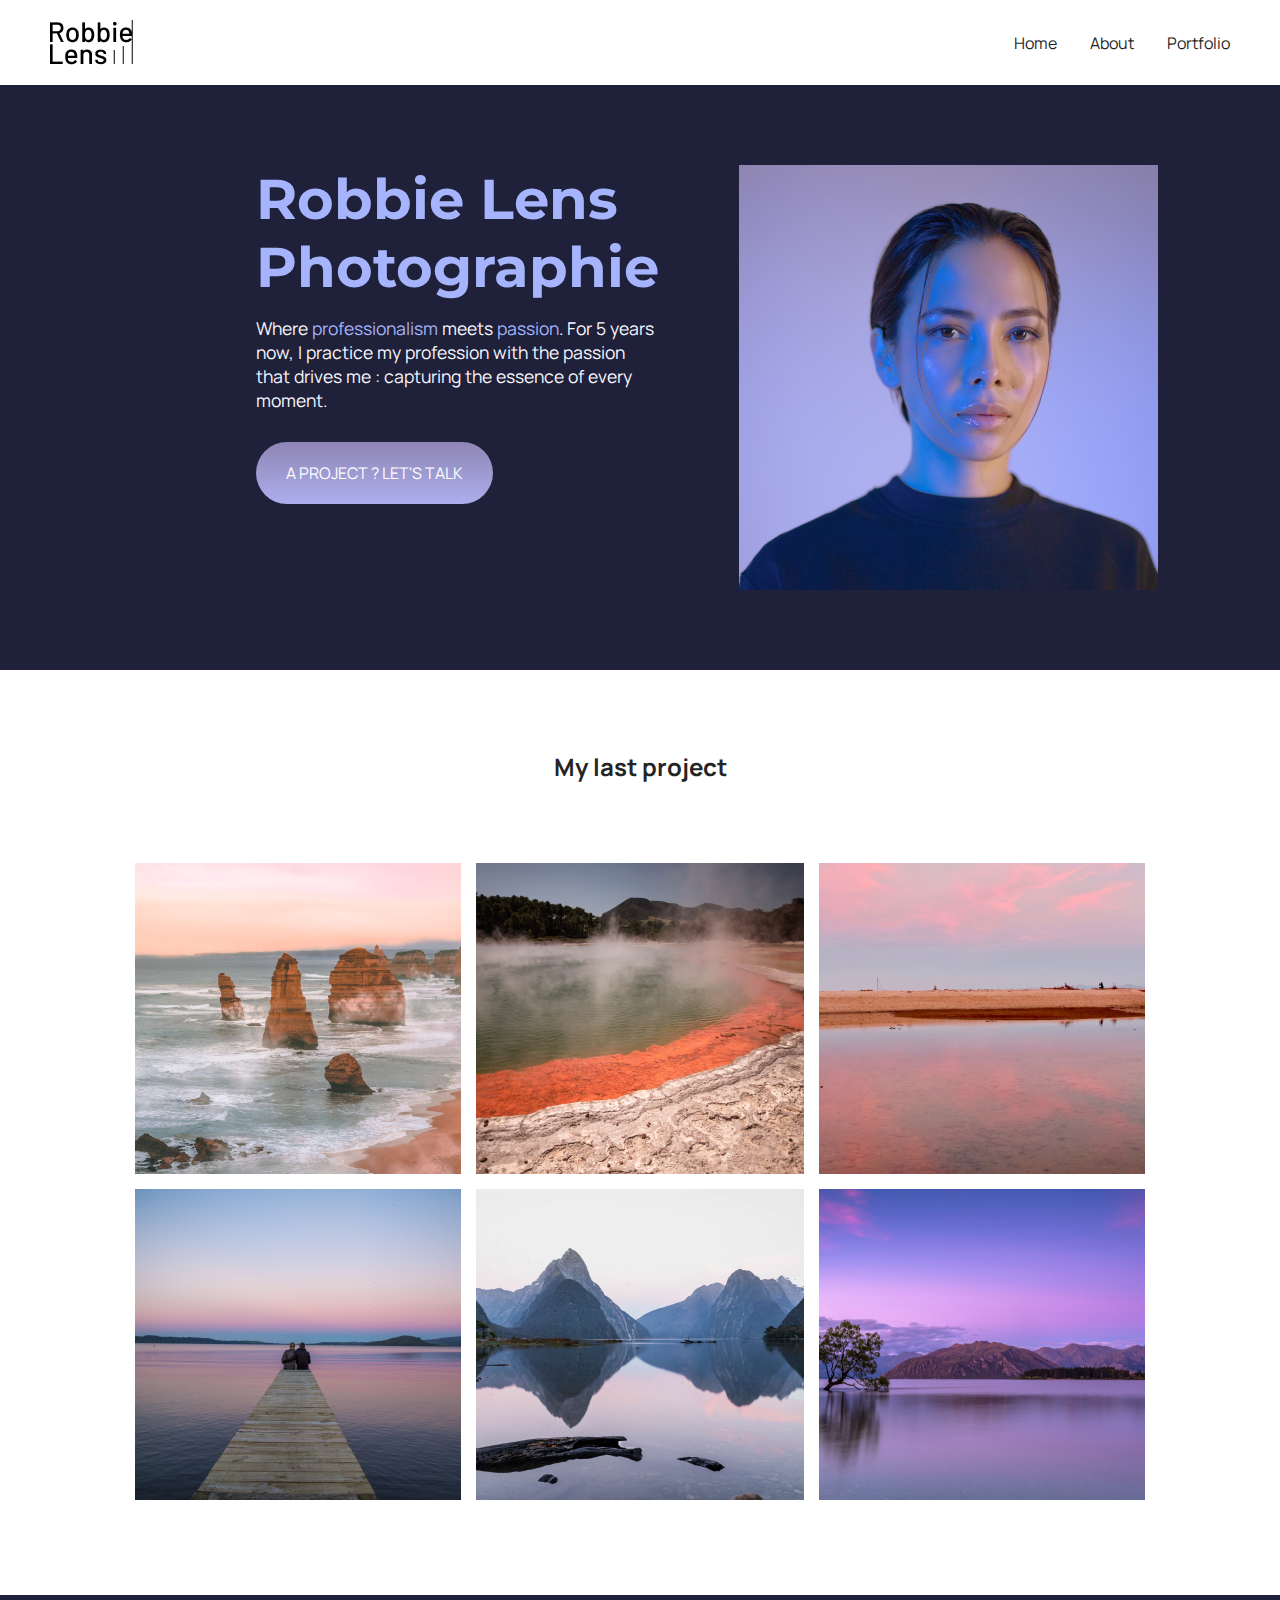
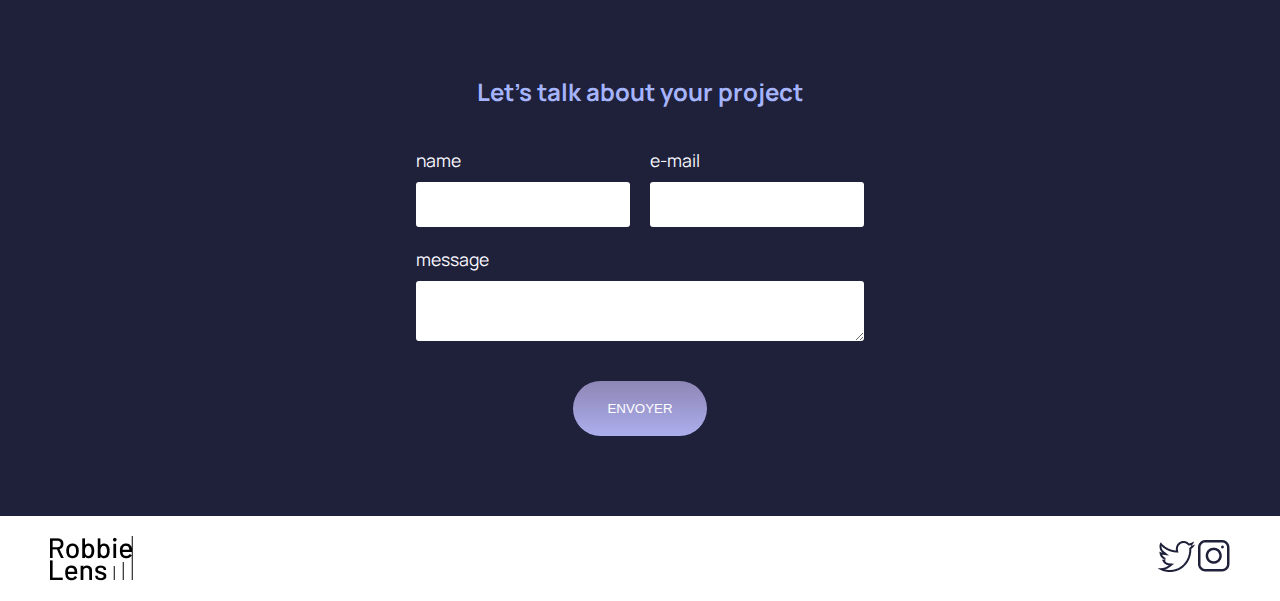
<file: index.html>
<!DOCTYPE html>
<html lang="en">

<head>
    <meta charset="utf-8">
    <meta name="viewport" content="width=device-width, initial-scale=1.0">
    <!-- web page title -->
    <title>Home - Robbie Lens Photographie</title>
    <!-- local style sheets -->
    <link href="style/style.css" rel="stylesheet">
    <link href="style/index.css" rel="stylesheet">
    <!-- google font style sheets connexion -->
    <link rel="preconnect" href="https://fonts.googleapis.com">
    <link rel="preconnect" href="https://fonts.gstatic.com" crossorigin>
    <link href="https://fonts.googleapis.com/css2?family=Manrope&family=Montserrat&display=swap" rel="stylesheet">
</head>

<body>
    <header>
        <!-- the header of the website, contain the logo and the menu -->
        <nav class="navbar">
            <img class="navbar__logo" src="images/logo.png" alt="Logo Robbie Lens">
            <div>
                <a class="navbar__link" href="index.html">Home</a>
                <a class="navbar__link" href="a-propos.html">About</a>
                <a class="navbar__link" href="portfolio.html">Portfolio</a>
            </div>
        </nav>
    </header>
    <main>
        <!-- main website container -->
        <section class="accueil-introduction">
            <!-- brief presentation of the photographer, plus CTA button and their picture -->
            <div>
                <h1>Robbie Lens Photographie</h1>
                <p>
                    Where <em>professionalism</em> meets <em>passion</em>. For 5 years now, I practice my profession
                    with the passion that drives me : capturing the essence of every moment.
                </p>
                <a href="portfolio.html" class="cta">A PROJECT ? LET'S TALK</a>
            </div>
            <img src="images/robbie-lens.png" alt="Portrait avec effet de la photographe Robbie Lens">
        </section>
        <section class="accueil-photos">
            <!-- highlight of some works of the photographer -->
            <h2>My last project</h2>
            <div>
                <img src="images/accueil/element-1.png" alt="Twelve apostles - Australie">
                <img src="images/accueil/element-2.png" alt="Wai-O-Tapu - Nouvelle-Zélande">
                <img src="images/accueil/element-3.png" alt="Parc National d’Abel Tasman - Nouvelle-Zélande">
            </div>
            <div>
                <img src="images/accueil/element-4.png" alt="Lac Rotorua - Nouvelle-Zélande">
                <img src="images/accueil/element-5.png" alt="Milford Sound - Nouvelle-Zélande">
                <img src="images/accueil/element-6.png" alt="Lac Wanaka - Nouvelle-Zélande">
            </div>
        </section>
        <section class="section-contact">
            <!-- a form (static) to contact the photographer -->
            <h2>Let's talk about your project</h2>
            <form action="" method="get">
                <div>
                    <div class="input-column">
                        <label for="nom">name</label>
                        <input type="text" name="nom" id="nom">
                    </div>
                    <div class="input-column">
                        <label for="mail">e-mail</label>
                        <input type="email" name="mail" id="mail">
                    </div>
                </div>

                <label for="message">message</label>
                <textarea name="message" id="message"></textarea>

                <input type="submit" value="ENVOYER" class="cta">
            </form>
        </section>
    </main>
    <footer>
        <!-- website footer. contains links to social media and the logo -->
        <img src="images/logo.png" alt="Logo Robbie Lens">
        <div>
            <a target="_blank" href="https://twitter.com/" class="lien-icone">
                <img src="images/twitter.png" alt="Logo Twitter">
            </a>
            <a target="_blank" href="https://www.instagram.com/" class="lien-icone">
                <img src="images/instagram.png" alt="Logo Instagram">
            </a>
        </div>
    </footer>
</body>

</html>
</file>
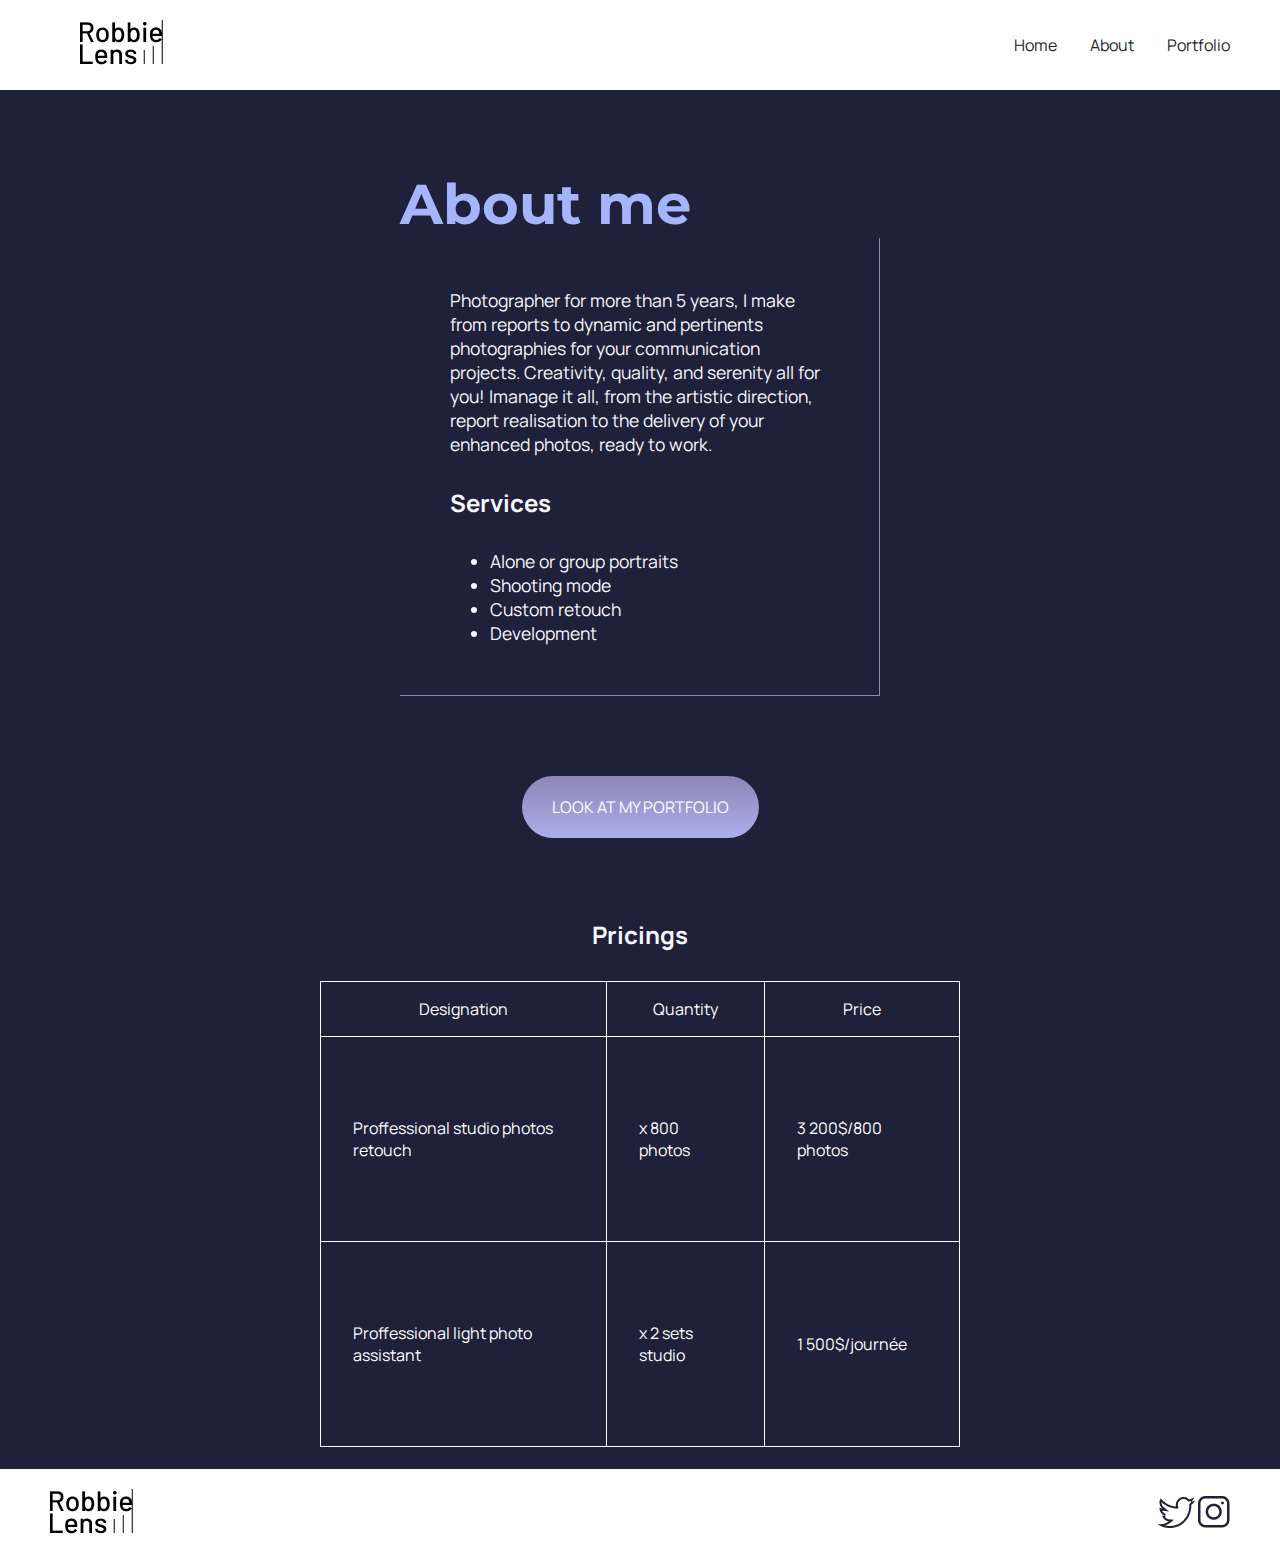
<file: a-propos.html>
<!DOCTYPE html>
<html lang="en">

<head>
    <meta charset="utf-8">
    <meta name="viewport" content="width=device-width, initial-scale=1.0">
    <title>À propos - Robbie Lens Photographie</title>
    <link href="style/style.css" rel="stylesheet">
    <link href="style/a-propos.css" rel="stylesheet">
    <link rel="preconnect" href="https://fonts.googleapis.com">
    <link rel="preconnect" href="https://fonts.gstatic.com" crossorigin>
    <link href="https://fonts.googleapis.com/css2?family=Manrope&family=Montserrat&display=swap" rel="stylesheet">
</head>

<body>
    <header>
        <nav class="navbar">
            <a href="index.html" class="navbar__icone-link">
                <img src="images/logo.png" alt="Logo Robbie Lens">
            </a>
            <div>
                <a class="navbar__link" href="index.html">Home</a>
                <a class="navbar__link" href="a-propos.html">About</a>
                <a class="navbar__link" href="portfolio.html">Portfolio</a>
            </div>
        </nav>
    </header>
    <main class="a-propos-main">
        <section>
            <!-- about section -->
            <h1>About me</h1>
            <div class="carre-contenu">
                <!-- here is a small resume about the photographer -->
                <p>
                    Photographer for more than 5 years, I make from reports to dynamic and pertinents photographies for
                    your communication projects. Creativity, quality, and serenity all for you! Imanage it all, from the
                    artistic direction, report realisation to the delivery of your enhanced photos, ready to work.
                </p>
                <h2>Services</h2>
                <!-- services offered by Robbie -->
                <ul>
                    <li>Alone or group portraits</li>
                    <li>Shooting mode</li>
                    <li>Custom retouch</li>
                    <li>Development</li>
                </ul>
            </div>
            <div>
                <!-- link to the portfolio page -->
                <a href="portfolio.html" class="cta">LOOK AT MY PORTFOLIO</a>
            </div>
        </section>

        <!-- the pricing below in a table (NOT VISIBLE ON MOBILE VERSION) -->
        <h2>Pricings</h2>
        <table>
            <tr>
                <th>Designation</th>
                <th>Quantity</th>
                <th>Price</th>
            </tr>
            <tr>
                <td>Proffessional studio photos retouch</td>
                <td>x 800 photos</td>
                <td>3 200$/800 photos</td>
            </tr>
            <tr>
                <td>Proffessional light photo assistant</td>
                <td>x 2 sets studio</td>
                <td>1 500$/journée</td>
            </tr>
        </table>
        <br>
    </main>
    <footer>
        <a href="index.html" class="lien-icone">
            <img src="images/logo.png" alt="Logo Robbie Lens">
        </a>
        <div>
            <a target="_blank" href="https://twitter.com/" class="lien-icone">
                <img src="images/twitter.png" alt="Logo Twitter">
            </a>
            <a target="_blank" href="https://www.instagram.com/" class="lien-icone">
                <img src="images/instagram.png" alt="Logo Instagram">
            </a>
        </div>
    </footer>
</body>

</html>
</file>
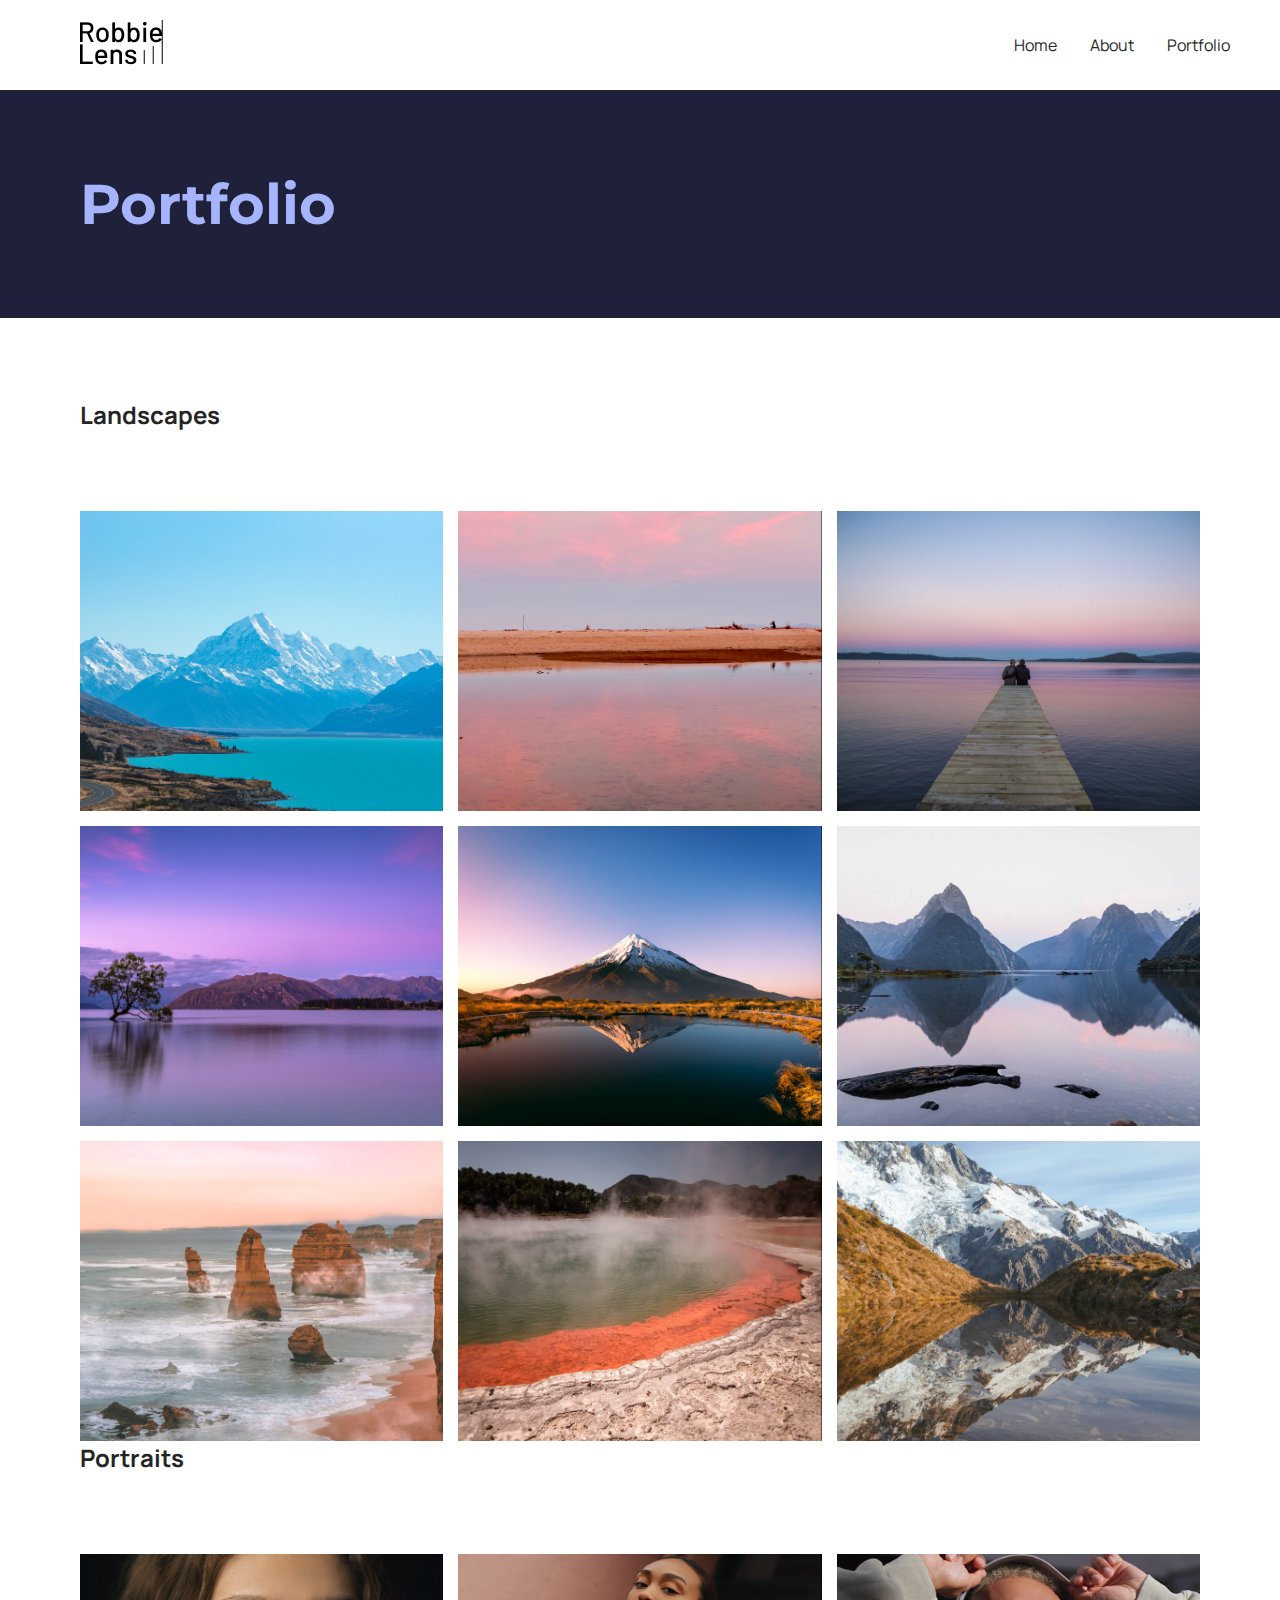
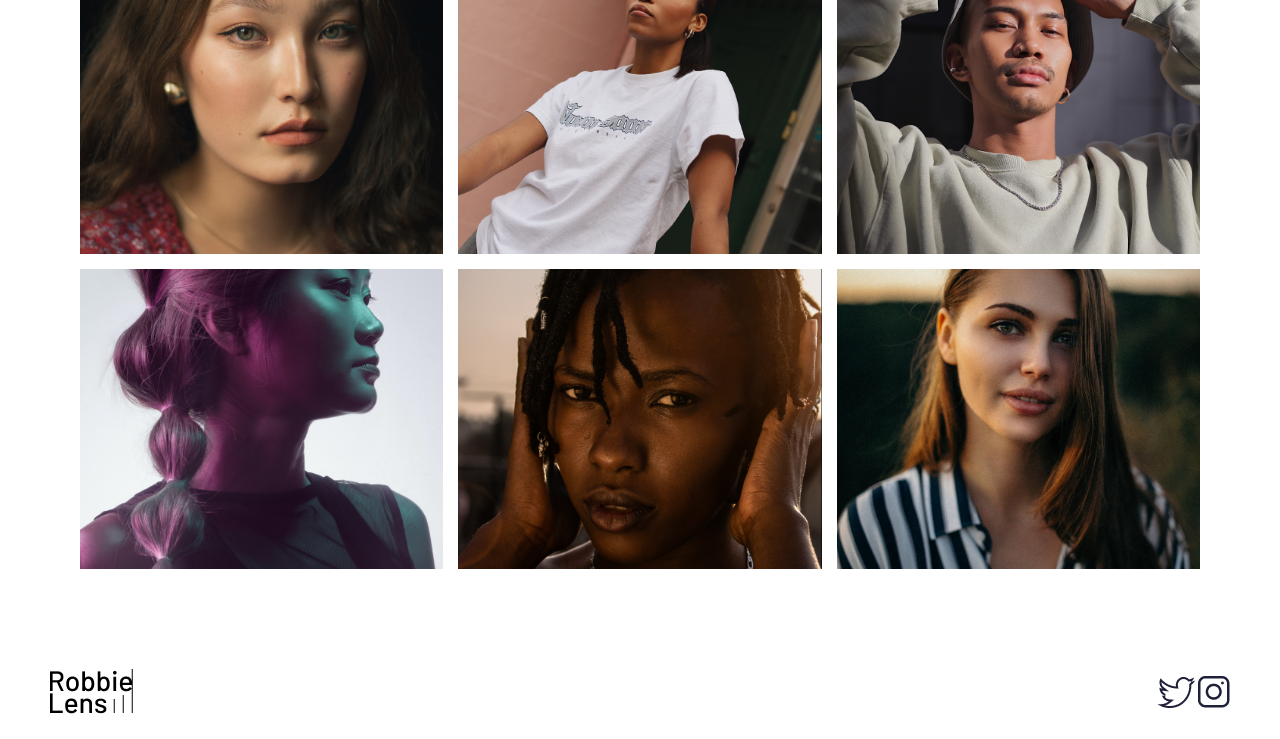
<file: portfolio.html>
<!DOCTYPE html>
<html lang="en">

<head>
    <meta charset="utf-8">
    <meta name="viewport" content="width=device-width, initial-scale=1.0">
    <title>Portfolio - Robbie Lens Photographie</title>
    <link href="style/style.css" rel="stylesheet">
    <link href="style/portfolio.css" rel="stylesheet">
    <link rel="preconnect" href="https://fonts.googleapis.com">
    <link rel="preconnect" href="https://fonts.gstatic.com" crossorigin>
    <link href="https://fonts.googleapis.com/css2?family=Manrope&family=Montserrat&display=swap" rel="stylesheet">
</head>

<body>
    <header>
        <nav class="navbar">
            <a href="index.html" class="navbar__icone-link">
                <img src="images/logo.png" alt="Logo Robbie Lens">
            </a>
            <div>
                <a class="navbar__link" href="index.html">Home</a>
                <a class="navbar__link" href="a-propos.html">About</a>
                <a class="navbar__link" href="portfolio.html">Portfolio</a>
            </div>
        </nav>
    </header>
    <main>
        <section>
            <!-- main title of the page -->
            <h1>Portfolio</h1>
        </section>
        <section class="portfolio-section-photos">
            <!-- picture of some sceneries -->
            <h2>Landscapes</h2>
            <div class="portfolio-section-photos__grid grid-paysages">
                <a href="images/portfolio/paysage2.jpg" class="portfolio-section-photos__link">
                    <img src="images/portfolio/paysage1.jpg" alt="Mont Aoraki - Nouvelle-Zélande">
                </a>
                <a href="images/portfolio/paysage2.jpg" class="portfolio-section-photos__link">
                    <img src="images/portfolio/paysage2.jpg" alt="Parc National d’Abel Tasman - Nouvelle-Zélande">
                </a>
                <a href="images/portfolio/paysage3.jpg" class="portfolio-section-photos__link">
                    <img src="images/portfolio/paysage3.jpg" alt="Lac Rotorua - Nouvelle-Zélande">
                </a>
                <a href="images/portfolio/paysage4.jpg" class="portfolio-section-photos__link">
                    <img src="images/portfolio/paysage4.jpg" alt="Lac Wanaka - Nouvelle-Zélande">
                </a>
                <a href="images/portfolio/paysage5.jpg" class="portfolio-section-photos__link">
                    <img src="images/portfolio/paysage5.jpg" alt="Mont Taranaki - Nouvelle-Zélande">
                </a>
                <a href="images/portfolio/paysage6.jpg" class="portfolio-section-photos__link">
                    <img src="images/portfolio/paysage6.jpg" alt="Milford Sound - Nouvelle-Zélande">
                </a>
                <a href="images/portfolio/paysage7.jpg" class="portfolio-section-photos__link">
                    <img src="images/portfolio/paysage7.jpg" alt="Twelve Apostle - Australie">
                </a>
                <a href="images/portfolio/paysage8.jpg" class="portfolio-section-photos__link">
                    <img src="images/portfolio/paysage8.jpg" alt="Wai-O-Tapu - Nouvelle-Zélande">
                </a>
                <a href="images/portfolio/paysage9.jpg" class="portfolio-section-photos__link">
                    <img src="images/portfolio/paysage9.jpg" alt="Mont Cook - Nouvelle Zélande">
                </a>
            </div>
            <h2>Portraits</h2>
            <!-- picture of some faces -->
            <div class="portfolio-section-photos__grid">
                <a href="images/portfolio/portrait1.jpg" class="portfolio-section-photos__link">
                    <img src="images/portfolio/portrait1.jpg" alt="Portrait jeune femme 1">
                </a>
                <a href="images/portfolio/portrait2.jpg" class="portfolio-section-photos__link">
                    <img src="images/portfolio/portrait2.jpg" alt="Portrait jeune femme 2">
                </a>
                <a href="images/portfolio/portrait3.jpg" class="portfolio-section-photos__link">
                    <img src="images/portfolio/portrait3.jpg" alt="Portrait jeune homme 3">
                </a>
                <a href="images/portfolio/portrait4.jpg" class="portfolio-section-photos__link">
                    <img src="images/portfolio/portrait4.jpg" alt="Portrait jeune femme 4">
                </a>
                <a href="images/portfolio/portrait5.jpg" class="portfolio-section-photos__link">
                    <img src="images/portfolio/portrait5.jpg" alt="Portrait jeune femme 5">
                </a>
                <a href="images/portfolio/portrait6.jpg" class="portfolio-section-photos__link">
                    <img src="images/portfolio/portrait6.jpg" alt="Portrait jeune femme 6">
                </a>

            </div>
        </section>
    </main>
    <footer>
        <a href="index.html" class="lien-icone">
            <img src="images/logo.png" alt="Logo Robbie Lens">
        </a>
        <div>
            <a target="_blank" href="https://twitter.com/" class="lien-icone">
                <img src="images/twitter.png" alt="Logo Twitter">
            </a>
            <a target="_blank" href="https://www.instagram.com/" class="lien-icone">
                <img src="images/instagram.png" alt="Logo Instagram">
            </a>
        </div>
    </footer>
</body>

</html>
</file>
<file: style/style.css>
* {
  margin: 0;
}

body {
  font-family: "Manrope", sans-serif;
  font-size: 1em;
  background-color: #1f2039;
}

a {
  color: #242424;
  text-decoration: none;
}

em {
  color: #a5b4fc;
  font-style: normal;
}

h1 {
  font-size: 3.5em;
  color: #a5b4fc;
  font-family: "Montserrat", sans-serif;
}

h2 {
  color: #f9f8ff;
}

p,
li,
label {
  font-size: 1.1em;
  color: #f9f8ff;
}

header,
footer {
  background-color: white;
  padding: 20px 50px;
}

.cta {
  display: inline-block;
  background: linear-gradient(#8e86b5, #acaeed);
  color: white;
  border-radius: 50px;
  padding: 20px 30px;
}

a:hover {
  text-decoration: underline;
}

.cta:hover {
  background: linear-gradient(#696484, #8788ba);
  text-decoration: none;
}

.navbar__icone-link {
  margin-left: 30px;
}

.navbar__icone-link:hover {
  opacity: 0.5;
}

section {
  padding: 80px;
}

footer,
.navbar {
  display: flex;
  flex-direction: row;
  align-items: center;
  justify-content: space-between;
}

.navbar__link {
  margin-left: 30px;
}

@media screen and (max-width: 996px) {
  h1 {
    font-size: 2em;
  }

  section {
    padding: 20px;
  }

  .navbar {
    display: flex;
    flex-direction: column;
  }

  .navbar__logo {
    margin-bottom: 20px;
  }

  .navbar__link {
    font-size: 1.1em;
  }
}
</file>
<file: style/index.css>
.accueil-photos {
  background-color: white;
  padding: 80px;
}

.accueil-photos h2 {
  color: #242424;
  text-align: center;
  margin-bottom: 80px;
}

.accueil-photos div {
  display: flex;
  flex-direction: row;
  gap: 15px;
  justify-content: center;
  margin-bottom: 15px;
}

.accueil-introduction {
  display: flex;
  flex-direction: row;
  width: 60%;
  max-width: 1000px;
  align-items: flex-start;
  margin: auto;
}

.accueil-introduction h1 {
  margin-bottom: 15px;
}

.accueil-introduction p {
  margin-bottom: 30px;
}

.accueil-introduction div {
  padding-right: 80px;
}

form {
  width: 40%;
  max-width: 1000px;
  display: flex;
  flex-direction: column;
  justify-content: center;
  margin: auto;
}

.section-contact h2 {
  color: #a5b4fc;
  text-align: center;
  margin-bottom: 40px;
}

form > div {
  display: flex;
  gap: 20px;
  margin-bottom: 20px;
}

.input-column {
  flex: 1;
  display: flex;
  flex-direction: column;
}

label {
  margin-bottom: 10px;
}

input,
textarea {
  padding: 15px;
  border-radius: 3px;
  border: none;
}

textarea {
  margin-bottom: 40px;
}

[type="submit"] {
  width: 30%;
  align-self: center;
}

@media screen and (max-width: 996px) {
  .accueil-introduction {
    display: flex;
    flex-direction: column-reverse;
    align-items: normal;
  }

  .accueil-introduction div {
    padding: 0;
    text-align: center;
  }

  .accueil-introduction {
    width: 90%;
  }

  .accueil-photos div {
    display: flex;
    flex-direction: column;
  }

  form {
    width: 85%;
  }

  form > div {
    display: flex;
    flex-direction: column;
  }

  [type="submit"] {
    width: 60%;
  }
}
</file>
<file: style/a-propos.css>
.carre-contenu {
  border-right: 1px solid #8e86b5;
  border-bottom: 1px solid #8e86b5;
  padding: 50px;
  margin-bottom: 80px;
}

.carre-contenu h2 {
  margin-top: 30px;
}

.carre-contenu ul {
  margin-top: 30px;
}

.carre-contenu + div {
  text-align: center;
}

.a-propos-main {
  width: 50%;
  margin: auto;
}

section + h2 {
  margin-bottom: 30px;
  text-align: center;
}

table {
  border-collapse: collapse;
  color: white;
  vertical-align: middle;
  margin: auto;
}

td,
th {
  border: 1px solid white;
  padding: 5em 2em;
  font-weight: normal;
}

th {
  padding: 1em 2em;
}

@media screen and (max-width: 996px) {
  .a-propos-main {
    width: 70%;
  }

  table,
  section + h2 {
    display: none;
  }

  .carre-contenu {
    padding: 10%;
  }
}
</file>
<file: style/portfolio.css>
.portfolio-section-photos {
  background-color: white;
}

.portfolio-section-photos h2 {
  color: #242424;
  margin-bottom: 80px;
}

.portfolio-section-photos__grid {
  display: grid;
  grid-template-columns: 1fr 1fr 1fr;
  grid-template-rows: 300px 300px;
  gap: 15px;
}

.portfolio-section-photos__grid.grid-paysages {
  grid-template-rows: 300px 300px 300px;
}

.portfolio-section-photos__link img {
  width: 100%;
  height: 100%;
  object-fit: cover;
}

.portfolio-section-photos__link {
  position: relative;
  transition: transform 0.2s 0.1s;
  overflow: hidden;
}

.portfolio-section-photos__link::after {
  content: "See the picture";
  position: absolute;
  top: 0;
  left: 0;
  right: 0;
  bottom: 0;
  align-items: center;
  justify-content: center;
  font-size: 1.5em;
  color: white;
  background-color: rgba(0, 0, 0, 0.7);
  display: flex;
  /* elements d'animation */
  transform-origin: bottom right;
  transform: rotate(90deg);
  transition: transform 250ms;
}

.portfolio-section-photos__link:hover::after {
  transform: rotate(0deg);
}

.portfolio-section-photos__link:hover {
  transform: scale(1.05, 0.95);
}

/* .portfolio-section-photos__img-hover {
  position: absolute;
  top: 0;
  left: 0;
  right: 0;
  bottom: 0;
  align-items: center;
  justify-content: center;
  font-size: 1.5em;
  color: white;
  background-color: rgba(0, 0, 0, 0.7);
  display: flex;
  opacity: 0;
  transform: scale(0.1);
  transition: opacity 0.4s, transform 0.3s;
} */
/* .portfolio-section-photos__link:hover .portfolio-section-photos__img-hover {
  opacity: 1;
  transform: scale(1) translateX(5%);
} */

@media screen and (max-width: 996px) {
  .portfolio-section-photos__grid,
  .portfolio-section-photos__grid.grid-paysages {
    display: grid;
    grid-template-columns: 1fr;
    grid-template-rows: 300px;
    gap: 10px;
  }
}
</file>
